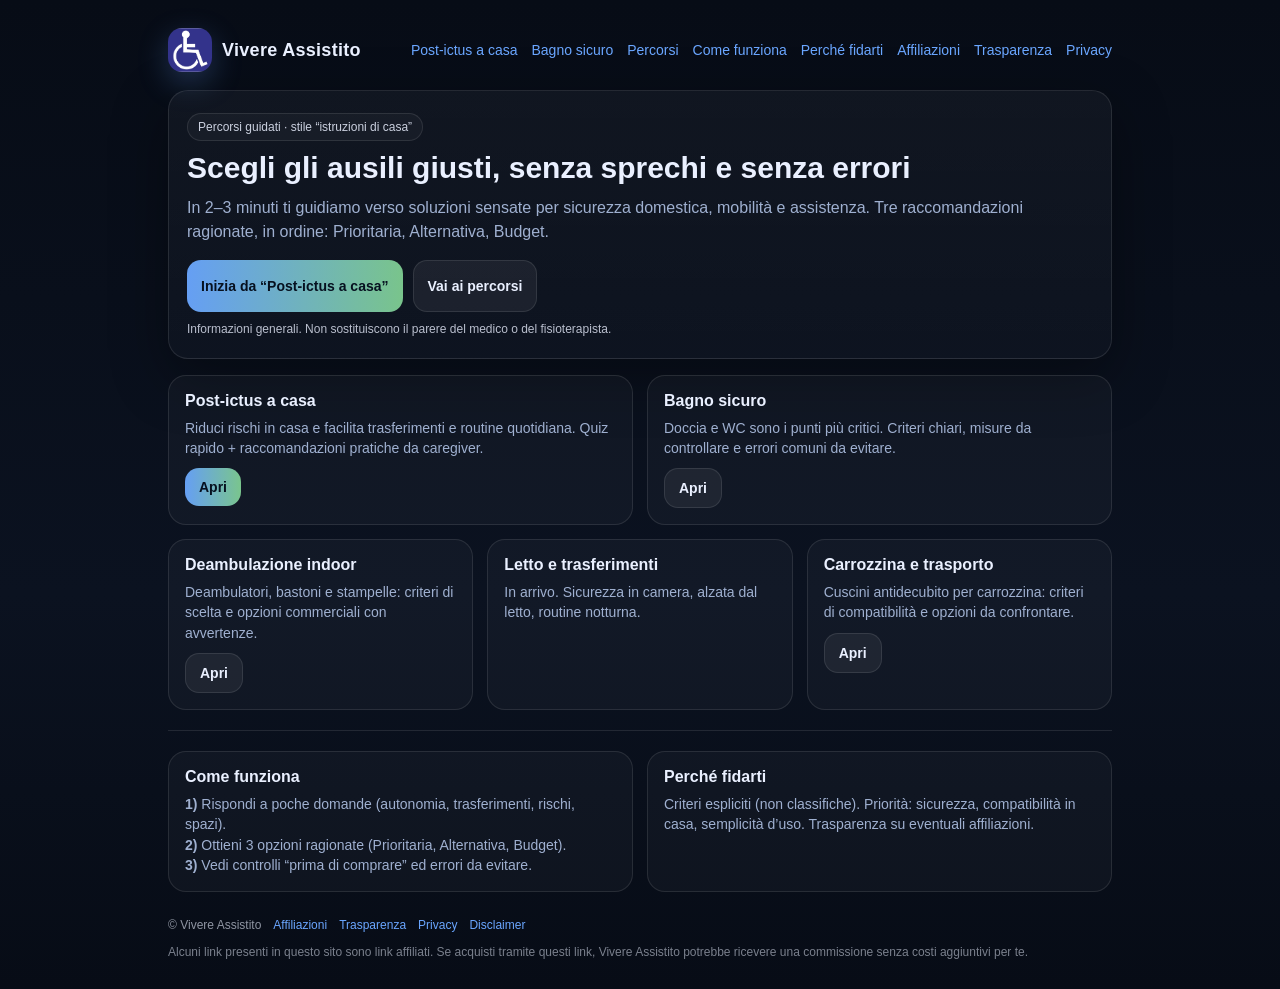
<file: index.html>
<!doctype html>
<html lang="it">
<head>
  <meta charset="utf-8" />
  <meta name="viewport" content="width=device-width, initial-scale=1" />
  <meta name="robots" content="index,follow" />
  <title>Vivere Assistito | Ausili e percorsi guidati per casa e assistenza</title>
  <meta name="description" content="Guida pratica per caregiver e famiglie: percorsi rapidi per scegliere ausili, ridurre rischi in casa e migliorare sicurezza, mobilita e routine." />
  <link rel="icon" href="icon-disabili.jpeg" />
  <link rel="apple-touch-icon" href="icon-disabili.jpeg" />
  <meta name="theme-color" content="#0b1220" />
  <meta property="og:site_name" content="Vivere Assistito" />
  <meta property="og:locale" content="it_IT" />
  <meta property="og:type" content="website" />
  <meta property="og:title" content="Vivere Assistito | Ausili e percorsi guidati per casa e assistenza" />
  <meta property="og:description" content="Guida pratica per caregiver e famiglie: percorsi rapidi per scegliere ausili, ridurre rischi in casa e migliorare sicurezza, mobilita e routine." />
  <meta property="og:url" content="https://example.com/index.html" />
  <meta property="og:image" content="https://example.com/icon-disabili.jpeg" />
  <meta name="twitter:card" content="summary" />
  <meta name="twitter:title" content="Vivere Assistito | Ausili e percorsi guidati per casa e assistenza" />
  <meta name="twitter:description" content="Guida pratica per caregiver e famiglie: percorsi rapidi per scegliere ausili, ridurre rischi in casa e migliorare sicurezza, mobilita e routine." />
  <link rel="stylesheet" href="style.css" />

</head>
<body>
  <div class="container">
    <div class="nav">
      <div class="brand">
        <a class="logo" href="index.html" aria-label="Home"><img src="icon-disabili.jpeg" alt="Simbolo accessibilita" /></a>
        <h1>Vivere Assistito</h1>
      </div>
      <div class="navlinks">
        <a href="post-ictus-a-casa.html">Post-ictus a casa</a>
        <a href="bagno-sicuro.html">Bagno sicuro</a>
        
        <a href="#percorsi">Percorsi</a>
        <a href="#come-funziona">Come funziona</a>
        <a href="#perche-fidarti">Perché fidarti</a>
        <a href="affiliazioni.html">Affiliazioni</a>
        <a href="trasparenza.html">Trasparenza</a>
        <a href="privacy.html">Privacy</a>
      </div>
    </div>

    <section class="hero">
      <div class="badge">Percorsi guidati · stile “istruzioni di casa”</div>
      <h2>Scegli gli ausili giusti, senza sprechi e senza errori</h2>
      <p>In 2–3 minuti ti guidiamo verso soluzioni sensate per sicurezza domestica, mobilità e assistenza. Tre raccomandazioni ragionate, in ordine: Prioritaria, Alternativa, Budget.</p>
      <div class="ctaRow"><a class="btn primary" href="post-ictus-a-casa.html">Inizia da “Post-ictus a casa”</a>
        <a class="btn" href="#percorsi">Vai ai percorsi</a>
      </div>
      <div class="note">Informazioni generali. Non sostituiscono il parere del medico o del fisioterapista.</div>
    </section>

    <div id="percorsi" class="grid">
      <div class="card">
        <h3>Post-ictus a casa</h3>
        <p>Riduci rischi in casa e facilita trasferimenti e routine quotidiana. Quiz rapido + raccomandazioni pratiche da caregiver.</p>
        <div class="ctaRow"><a class="btn primary" href="post-ictus-a-casa.html">Apri</a></div>
      </div>
      <div class="card">
        <h3>Bagno sicuro</h3>
        <p>Doccia e WC sono i punti più critici. Criteri chiari, misure da controllare e errori comuni da evitare.</p>
        <div class="ctaRow"><a class="btn" href="bagno-sicuro.html">Apri</a></div>
      </div>
      <div class="card small">
        <h3>Deambulazione indoor</h3>
        <p>Deambulatori, bastoni e stampelle: criteri di scelta e opzioni commerciali con avvertenze.</p>
        <div class="ctaRow"><a class="btn" href="ausili-mobilita.html#ausili">Apri</a></div>
      </div>
      <div class="card small">
        <h3>Letto e trasferimenti</h3>
        <p>In arrivo. Sicurezza in camera, alzata dal letto, routine notturna.</p>
      </div>
      <div class="card small">
        <h3>Carrozzina e trasporto</h3>
        <p>Cuscini antidecubito per carrozzina: criteri di compatibilità e opzioni da confrontare.</p>
        <div class="ctaRow"><a class="btn" href="ausili-mobilita.html#ausili">Apri</a></div>
      </div>
    </div>

    <hr class="sep" />

    <section id="come-funziona" class="grid">
      <div class="card">
        <h3>Come funziona</h3>
        <p><strong>1)</strong> Rispondi a poche domande (autonomia, trasferimenti, rischi, spazi).<br/>
           <strong>2)</strong> Ottieni 3 opzioni ragionate (Prioritaria, Alternativa, Budget).<br/>
           <strong>3)</strong> Vedi controlli “prima di comprare” ed errori da evitare.</p>
      </div>
      <div id="perche-fidarti" class="card">
        <h3>Perché fidarti</h3>
        <p>Criteri espliciti (non classifiche). Priorità: sicurezza, compatibilità in casa, semplicità d’uso. Trasparenza su eventuali affiliazioni.</p>
      </div>
    </section>

    <div id="accessibilita" class="footer">
      <span>© Vivere Assistito</span>
      <a href="affiliazioni.html">Affiliazioni</a>
      <a href="trasparenza.html">Trasparenza</a>
      <a href="privacy.html">Privacy</a>
      <a href="disclaimer.html">Disclaimer</a>
      <span class="disclosure">Alcuni link presenti in questo sito sono link affiliati. Se acquisti tramite questi link, Vivere Assistito potrebbe ricevere una commissione senza costi aggiuntivi per te.</span>
    </div>
  </div>
</body>
</html>
</file>
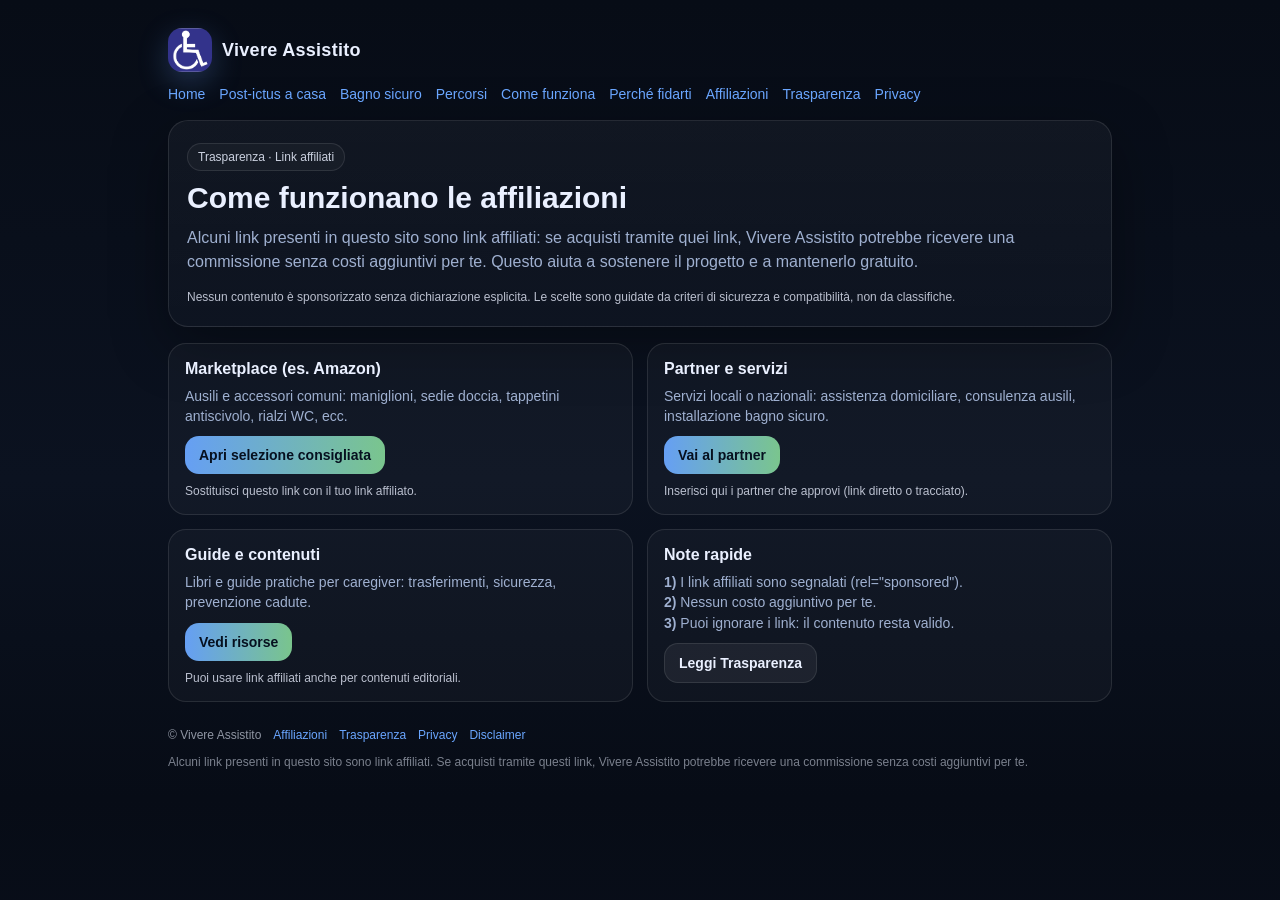
<file: affiliazioni.html>
<!doctype html>
<html lang="it">
<head>
  <meta charset="utf-8" />
  <meta name="viewport" content="width=device-width, initial-scale=1" />
  <meta name="robots" content="index,follow" />
  <title>Affiliazioni | Trasparenza link affiliati - Vivere Assistito</title>
  <meta name="description" content="Trasparenza sulle affiliazioni: alcuni link possono generare una commissione senza costi aggiuntivi. Come funziona e come vengono scelti i consigli." />
  <link rel="icon" href="icon-disabili.jpeg" />
  <link rel="apple-touch-icon" href="icon-disabili.jpeg" />
  <meta name="theme-color" content="#0b1220" />
  <meta property="og:site_name" content="Vivere Assistito" />
  <meta property="og:locale" content="it_IT" />
  <meta property="og:type" content="website" />
  <meta property="og:title" content="Affiliazioni | Trasparenza link affiliati - Vivere Assistito" />
  <meta property="og:description" content="Trasparenza sulle affiliazioni: alcuni link possono generare una commissione senza costi aggiuntivi. Come funziona e come vengono scelti i consigli." />
  <meta property="og:url" content="https://example.com/affiliazioni.html" />
  <meta property="og:image" content="https://example.com/icon-disabili.jpeg" />
  <meta name="twitter:card" content="summary" />
  <meta name="twitter:title" content="Affiliazioni | Trasparenza link affiliati - Vivere Assistito" />
  <meta name="twitter:description" content="Trasparenza sulle affiliazioni: alcuni link possono generare una commissione senza costi aggiuntivi. Come funziona e come vengono scelti i consigli." />
  <link rel="stylesheet" href="style.css" />
</head>
<body>
  <div class="container">
    <div class="nav">
      <div class="brand">
        <a class="logo" href="index.html" aria-label="Home"><img src="icon-disabili.jpeg" alt="Simbolo accessibilita" /></a>
        <h1><a href="index.html" style="color:inherit;text-decoration:none">Vivere Assistito</a></h1>
      </div>
      <div class="navlinks">
        <a href="index.html">Home</a>
        <a href="post-ictus-a-casa.html">Post-ictus a casa</a>
        <a href="bagno-sicuro.html">Bagno sicuro</a>
        <a href="index.html#percorsi">Percorsi</a>
        <a href="index.html#come-funziona">Come funziona</a>
        <a href="index.html#perche-fidarti">Perché fidarti</a>
        <a href="affiliazioni.html">Affiliazioni</a>
        <a href="trasparenza.html">Trasparenza</a>
        <a href="privacy.html">Privacy</a>
      </div>
    </div>

    <section class="hero">
      <div class="badge">Trasparenza · Link affiliati</div>
      <h2>Come funzionano le affiliazioni</h2>
      <p>Alcuni link presenti in questo sito sono link affiliati: se acquisti tramite quei link, Vivere Assistito potrebbe ricevere una commissione senza costi aggiuntivi per te. Questo aiuta a sostenere il progetto e a mantenerlo gratuito.</p>
      <div class="note">Nessun contenuto è sponsorizzato senza dichiarazione esplicita. Le scelte sono guidate da criteri di sicurezza e compatibilità, non da classifiche.</div>
    </section>

    <div class="grid">
      <div class="card">
        <h3>Marketplace (es. Amazon)</h3>
        <p>Ausili e accessori comuni: maniglioni, sedie doccia, tappetini antiscivolo, rialzi WC, ecc.</p>
        <div class="ctaRow">
          <a class="btn primary" href="#in-attivazione" rel="nofollow sponsored">Apri selezione consigliata</a>
        </div>
        <div class="note">Sostituisci questo link con il tuo link affiliato.</div>
      </div>

      <div class="card">
        <h3>Partner e servizi</h3>
        <p>Servizi locali o nazionali: assistenza domiciliare, consulenza ausili, installazione bagno sicuro.</p>
        <div class="ctaRow">
          <a class="btn primary" href="#in-attivazione" rel="nofollow sponsored">Vai al partner</a>
        </div>
        <div class="note">Inserisci qui i partner che approvi (link diretto o tracciato).</div>
      </div>

      <div class="card">
        <h3>Guide e contenuti</h3>
        <p>Libri e guide pratiche per caregiver: trasferimenti, sicurezza, prevenzione cadute.</p>
        <div class="ctaRow">
          <a class="btn primary" href="#in-attivazione" rel="nofollow sponsored">Vedi risorse</a>
        </div>
        <div class="note">Puoi usare link affiliati anche per contenuti editoriali.</div>
      </div>

      <div class="card">
        <h3>Note rapide</h3>
        <p><strong>1)</strong> I link affiliati sono segnalati (rel="sponsored").<br/>
           <strong>2)</strong> Nessun costo aggiuntivo per te.<br/>
           <strong>3)</strong> Puoi ignorare i link: il contenuto resta valido.</p>
        <div class="ctaRow"><a class="btn" href="trasparenza.html">Leggi Trasparenza</a></div>
      </div>
    </div>

    <div id="accessibilita" class="footer">
      <span>© Vivere Assistito</span>
      <a href="affiliazioni.html">Affiliazioni</a>
      <a href="trasparenza.html">Trasparenza</a>
      <a href="privacy.html">Privacy</a>
      <a href="disclaimer.html">Disclaimer</a>
      <span class="disclosure">Alcuni link presenti in questo sito sono link affiliati. Se acquisti tramite questi link, Vivere Assistito potrebbe ricevere una commissione senza costi aggiuntivi per te.</span>
    </div>
  </div>
</body>
</html>
</file>
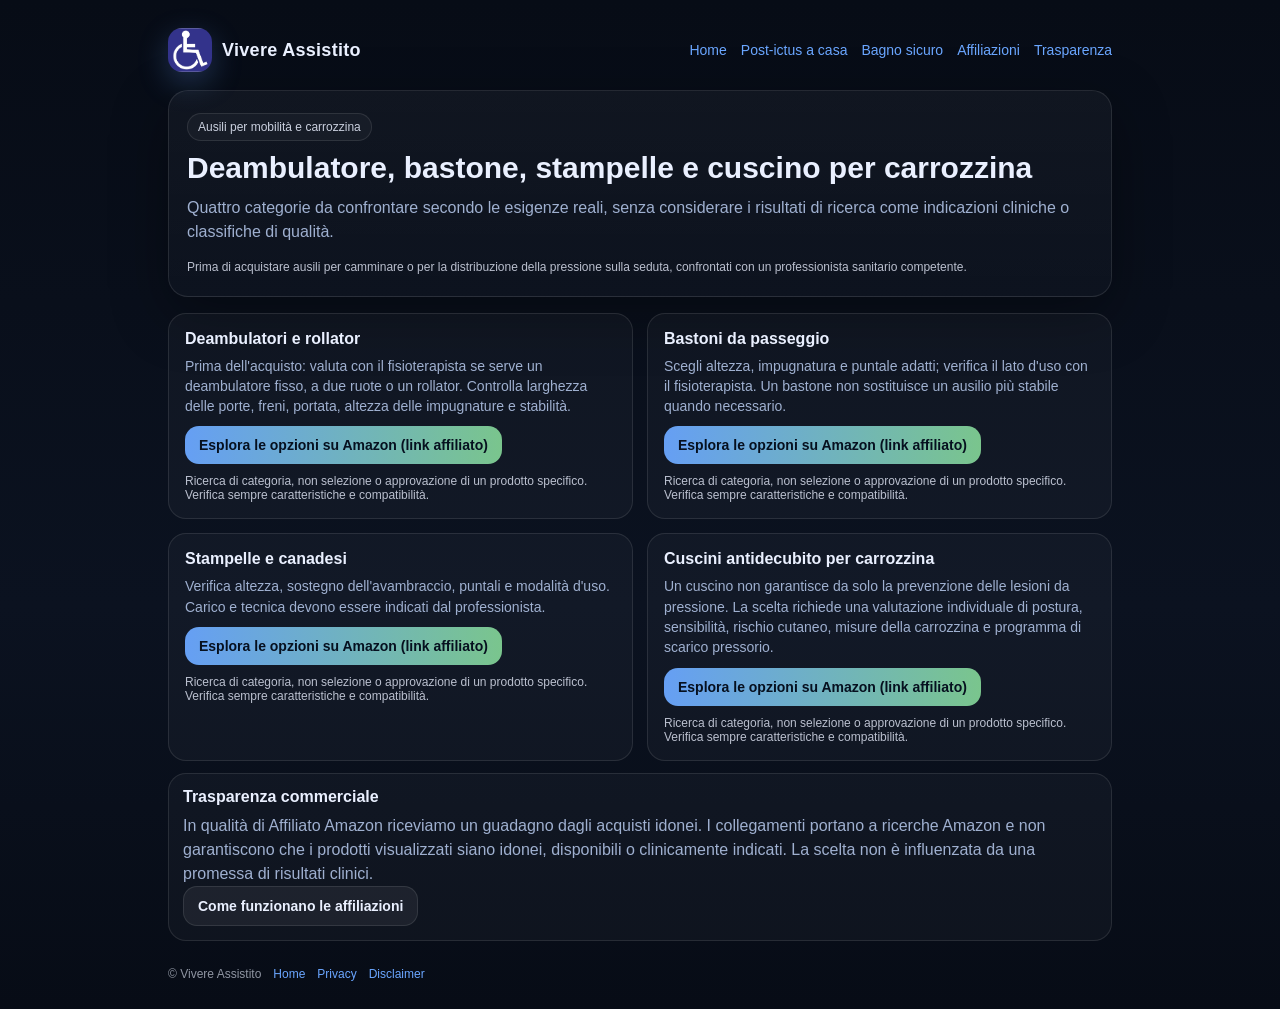
<file: ausili-mobilita.html>
<!doctype html>
<html lang="it"><head><meta charset="utf-8"><meta name="viewport" content="width=device-width,initial-scale=1"><meta name="robots" content="index,follow"><title>Ausili mobilità e carrozzina | Vivere Assistito</title><meta name="description" content="Guida a deambulatori, bastoni, stampelle e cuscini per carrozzina con criteri di scelta e link affiliati dichiarati."><link rel="icon" href="icon-disabili.jpeg"><link rel="stylesheet" href="style.css"></head>
<body><div class="container"><div class="nav"><div class="brand"><a class="logo" href="index.html"><img src="icon-disabili.jpeg" alt="Simbolo accessibilità"></a><h1><a href="index.html" style="color:inherit;text-decoration:none">Vivere Assistito</a></h1></div><div class="navlinks"><a href="index.html">Home</a><a href="post-ictus-a-casa.html">Post-ictus a casa</a><a href="bagno-sicuro.html">Bagno sicuro</a><a href="affiliazioni.html">Affiliazioni</a><a href="trasparenza.html">Trasparenza</a></div></div>
<section class="hero"><div class="badge">Ausili per mobilità e carrozzina</div><h2>Deambulatore, bastone, stampelle e cuscino per carrozzina</h2><p>Quattro categorie da confrontare secondo le esigenze reali, senza considerare i risultati di ricerca come indicazioni cliniche o classifiche di qualità.</p><div class="note">Prima di acquistare ausili per camminare o per la distribuzione della pressione sulla seduta, confrontati con un professionista sanitario competente.</div></section><section id="ausili" class="grid">
      <div class="card">
        <h3>Deambulatori e rollator</h3>
        <p>Prima dell'acquisto: valuta con il fisioterapista se serve un deambulatore fisso, a due ruote o un rollator. Controlla larghezza delle porte, freni, portata, altezza delle impugnature e stabilità.</p>
        <div class="ctaRow"><a class="btn primary" href="https://www.amazon.it/s?k=deambulatore+anziani+pieghevole+regolabile&amp;tag=vivereassis00-21" target="_blank" rel="nofollow sponsored noopener">Esplora le opzioni su Amazon (link affiliato)</a></div>
        <div class="note">Ricerca di categoria, non selezione o approvazione di un prodotto specifico. Verifica sempre caratteristiche e compatibilità.</div>
      </div>
      <div class="card">
        <h3>Bastoni da passeggio</h3>
        <p>Scegli altezza, impugnatura e puntale adatti; verifica il lato d'uso con il fisioterapista. Un bastone non sostituisce un ausilio più stabile quando necessario.</p>
        <div class="ctaRow"><a class="btn primary" href="https://www.amazon.it/s?k=bastone+da+passeggio+ortopedico+regolabile+antiscivolo&amp;tag=vivereassis00-21" target="_blank" rel="nofollow sponsored noopener">Esplora le opzioni su Amazon (link affiliato)</a></div>
        <div class="note">Ricerca di categoria, non selezione o approvazione di un prodotto specifico. Verifica sempre caratteristiche e compatibilità.</div>
      </div>
      <div class="card">
        <h3>Stampelle e canadesi</h3>
        <p>Verifica altezza, sostegno dell'avambraccio, puntali e modalità d'uso. Carico e tecnica devono essere indicati dal professionista.</p>
        <div class="ctaRow"><a class="btn primary" href="https://www.amazon.it/s?k=stampelle+canadesi+regolabili+adulti&amp;tag=vivereassis00-21" target="_blank" rel="nofollow sponsored noopener">Esplora le opzioni su Amazon (link affiliato)</a></div>
        <div class="note">Ricerca di categoria, non selezione o approvazione di un prodotto specifico. Verifica sempre caratteristiche e compatibilità.</div>
      </div>
      <div class="card">
        <h3>Cuscini antidecubito per carrozzina</h3>
        <p>Un cuscino non garantisce da solo la prevenzione delle lesioni da pressione. La scelta richiede una valutazione individuale di postura, sensibilità, rischio cutaneo, misure della carrozzina e programma di scarico pressorio.</p>
        <div class="ctaRow"><a class="btn primary" href="https://www.amazon.it/s?k=cuscino+antidecubito+carrozzina+pressione&amp;tag=vivereassis00-21" target="_blank" rel="nofollow sponsored noopener">Esplora le opzioni su Amazon (link affiliato)</a></div>
        <div class="note">Ricerca di categoria, non selezione o approvazione di un prodotto specifico. Verifica sempre caratteristiche e compatibilità.</div>
      </div>
</section><div class="block"><h3>Trasparenza commerciale</h3><p>In qualità di Affiliato Amazon riceviamo un guadagno dagli acquisti idonei. I collegamenti portano a ricerche Amazon e non garantiscono che i prodotti visualizzati siano idonei, disponibili o clinicamente indicati. La scelta non è influenzata da una promessa di risultati clinici.</p><a class="btn" href="affiliazioni.html">Come funzionano le affiliazioni</a></div>
<div class="footer"><span>© Vivere Assistito</span><a href="index.html">Home</a><a href="privacy.html">Privacy</a><a href="disclaimer.html">Disclaimer</a></div></div></body></html>
</file>
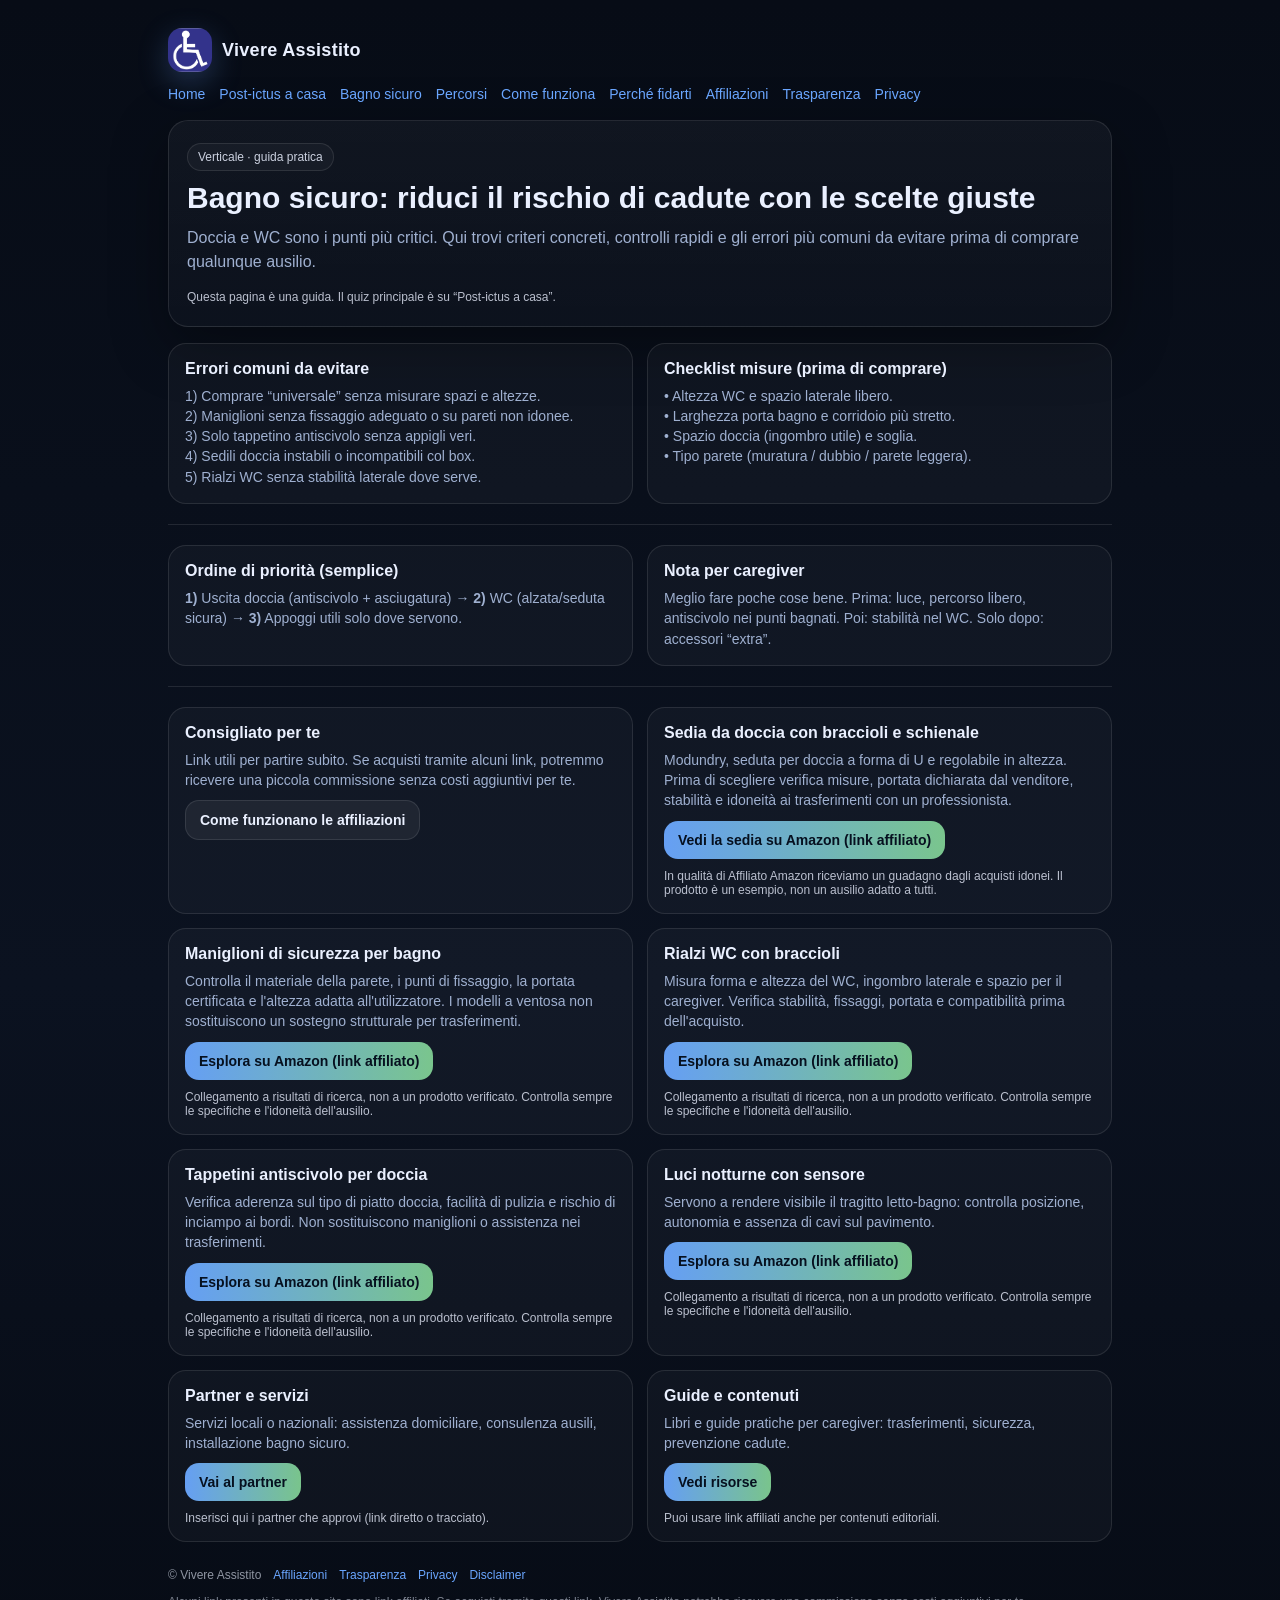
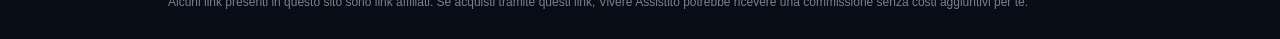
<file: bagno-sicuro.html>
<!doctype html>
<html lang="it">
<head>
  <meta charset="utf-8" />
  <meta name="viewport" content="width=device-width, initial-scale=1" />
  <meta name="robots" content="index,follow" />
  <title>Bagno sicuro | Doccia e WC: criteri e ausili - Vivere Assistito</title>
  <meta name="description" content="Criteri pratici per ridurre rischio cadute in doccia e WC: misure da controllare, errori comuni da evitare e scelte guidate di ausili." />
  <link rel="icon" href="icon-disabili.jpeg" />
  <link rel="apple-touch-icon" href="icon-disabili.jpeg" />
  <meta name="theme-color" content="#0b1220" />
  <meta property="og:site_name" content="Vivere Assistito" />
  <meta property="og:locale" content="it_IT" />
  <meta property="og:type" content="website" />
  <meta property="og:title" content="Bagno sicuro | Doccia e WC: criteri e ausili - Vivere Assistito" />
  <meta property="og:description" content="Criteri pratici per ridurre rischio cadute in doccia e WC: misure da controllare, errori comuni da evitare e scelte guidate di ausili." />
  <meta property="og:url" content="https://example.com/bagno-sicuro.html" />
  <meta property="og:image" content="https://example.com/icon-disabili.jpeg" />
  <meta name="twitter:card" content="summary" />
  <meta name="twitter:title" content="Bagno sicuro | Doccia e WC: criteri e ausili - Vivere Assistito" />
  <meta name="twitter:description" content="Criteri pratici per ridurre rischio cadute in doccia e WC: misure da controllare, errori comuni da evitare e scelte guidate di ausili." />
  <link rel="stylesheet" href="style.css" />

</head>
<body>
  <div class="container">
    <div class="nav">
      <div class="brand">
        <a class="logo" href="index.html" aria-label="Home"><img src="icon-disabili.jpeg" alt="Simbolo accessibilita" /></a>
        <h1><a href="index.html" style="color:inherit;text-decoration:none">Vivere Assistito</a></h1>
      </div>
            <div class="navlinks">
        <a href="index.html">Home</a>
        <a href="post-ictus-a-casa.html">Post-ictus a casa</a>
        <a href="bagno-sicuro.html">Bagno sicuro</a>
        <a href="index.html#percorsi">Percorsi</a>
        <a href="index.html#come-funziona">Come funziona</a>
                <a href="index.html#perche-fidarti">Perché fidarti</a>
<a href="affiliazioni.html">Affiliazioni</a>
        <a href="trasparenza.html">Trasparenza</a>
        <a href="privacy.html">Privacy</a>
      </div>
    </div>

    <section class="hero">
      <div class="badge">Verticale · guida pratica</div>
      <h2>Bagno sicuro: riduci il rischio di cadute con le scelte giuste</h2>
      <p>Doccia e WC sono i punti più critici. Qui trovi criteri concreti, controlli rapidi e gli errori più comuni da evitare prima di comprare qualunque ausilio.</p>
      <div class="note">Questa pagina è una guida. Il quiz principale è su “Post-ictus a casa”.</div>
    </section>

    <div class="grid">
      <div class="card">
        <h3>Errori comuni da evitare</h3>
        <p>1) Comprare “universale” senza misurare spazi e altezze.<br/>
           2) Maniglioni senza fissaggio adeguato o su pareti non idonee.<br/>
           3) Solo tappetino antiscivolo senza appigli veri.<br/>
           4) Sedili doccia instabili o incompatibili col box.<br/>
           5) Rialzi WC senza stabilità laterale dove serve.</p>
      </div>
      <div class="card">
        <h3>Checklist misure (prima di comprare)</h3>
        <p>• Altezza WC e spazio laterale libero.<br/>
           • Larghezza porta bagno e corridoio più stretto.<br/>
           • Spazio doccia (ingombro utile) e soglia.<br/>
           • Tipo parete (muratura / dubbio / parete leggera).</p>
      </div>
    </div>

    <hr class="sep" />

    <div class="grid">
      <div class="card">
        <h3>Ordine di priorità (semplice)</h3>
        <p><strong>1)</strong> Uscita doccia (antiscivolo + asciugatura) → <strong>2)</strong> WC (alzata/seduta sicura) → <strong>3)</strong> Appoggi utili solo dove servono.</p>
      </div>
      <div class="card">
        <h3>Nota per caregiver</h3>
        <p>Meglio fare poche cose bene. Prima: luce, percorso libero, antiscivolo nei punti bagnati. Poi: stabilità nel WC. Solo dopo: accessori “extra”.</p>
      </div>
    </div>

    <hr class="sep" />

    <section id="consigliati" class="grid">
      <div class="card">
        <h3>Consigliato per te</h3>
        <p>Link utili per partire subito. Se acquisti tramite alcuni link, potremmo ricevere una piccola commissione senza costi aggiuntivi per te.</p>
        <div class="ctaRow"><a class="btn" href="affiliazioni.html">Come funzionano le affiliazioni</a></div>
      </div>

      <div class="card">
        <h3>Sedia da doccia con braccioli e schienale</h3>
        <p>Modundry, seduta per doccia a forma di U e regolabile in altezza. Prima di scegliere verifica misure, portata dichiarata dal venditore, stabilità e idoneità ai trasferimenti con un professionista.</p>
        <div class="ctaRow">
          <a class="btn primary" href="https://www.amazon.it/dp/B0FY4YS9CM/ref=nosim?tag=vivereassis00-21" target="_blank" rel="nofollow sponsored noopener">Vedi la sedia su Amazon (link affiliato)</a>
        </div>
        <div class="note">In qualità di Affiliato Amazon riceviamo un guadagno dagli acquisti idonei. Il prodotto è un esempio, non un ausilio adatto a tutti.</div>
      </div>

      <div class="card">
        <h3>Maniglioni di sicurezza per bagno</h3>
        <p>Controlla il materiale della parete, i punti di fissaggio, la portata certificata e l'altezza adatta all'utilizzatore. I modelli a ventosa non sostituiscono un sostegno strutturale per trasferimenti.</p>
        <div class="ctaRow"><a class="btn primary" href="https://www.amazon.it/s?k=maniglioni+bagno+disabili+fissaggio+parete&amp;tag=vivereassis00-21" target="_blank" rel="nofollow sponsored noopener">Esplora su Amazon (link affiliato)</a></div>
        <div class="note">Collegamento a risultati di ricerca, non a un prodotto verificato. Controlla sempre le specifiche e l'idoneità dell'ausilio.</div>
      </div>

      <div class="card">
        <h3>Rialzi WC con braccioli</h3>
        <p>Misura forma e altezza del WC, ingombro laterale e spazio per il caregiver. Verifica stabilità, fissaggi, portata e compatibilità prima dell'acquisto.</p>
        <div class="ctaRow"><a class="btn primary" href="https://www.amazon.it/s?k=rialzo+wc+con+braccioli+anziani&amp;tag=vivereassis00-21" target="_blank" rel="nofollow sponsored noopener">Esplora su Amazon (link affiliato)</a></div>
        <div class="note">Collegamento a risultati di ricerca, non a un prodotto verificato. Controlla sempre le specifiche e l'idoneità dell'ausilio.</div>
      </div>

      <div class="card">
        <h3>Tappetini antiscivolo per doccia</h3>
        <p>Verifica aderenza sul tipo di piatto doccia, facilità di pulizia e rischio di inciampo ai bordi. Non sostituiscono maniglioni o assistenza nei trasferimenti.</p>
        <div class="ctaRow"><a class="btn primary" href="https://www.amazon.it/s?k=tappetino+antiscivolo+doccia+anziani&amp;tag=vivereassis00-21" target="_blank" rel="nofollow sponsored noopener">Esplora su Amazon (link affiliato)</a></div>
        <div class="note">Collegamento a risultati di ricerca, non a un prodotto verificato. Controlla sempre le specifiche e l'idoneità dell'ausilio.</div>
      </div>

      <div class="card">
        <h3>Luci notturne con sensore</h3>
        <p>Servono a rendere visibile il tragitto letto-bagno: controlla posizione, autonomia e assenza di cavi sul pavimento.</p>
        <div class="ctaRow"><a class="btn primary" href="https://www.amazon.it/s?k=luce+notturna+sensore+movimento+corridoio+bagno&amp;tag=vivereassis00-21" target="_blank" rel="nofollow sponsored noopener">Esplora su Amazon (link affiliato)</a></div>
        <div class="note">Collegamento a risultati di ricerca, non a un prodotto verificato. Controlla sempre le specifiche e l'idoneità dell'ausilio.</div>
      </div>

      <div class="card">
        <h3>Partner e servizi</h3>
        <p>Servizi locali o nazionali: assistenza domiciliare, consulenza ausili, installazione bagno sicuro.</p>
        <div class="ctaRow">
          <a class="btn primary" href="affiliazioni.html#in-attivazione" data-affkey="bagno_partner" rel="nofollow sponsored">Vai al partner</a>
        </div>
        <div class="note">Inserisci qui i partner che approvi (link diretto o tracciato).</div>
      </div>

      <div class="card">
        <h3>Guide e contenuti</h3>
        <p>Libri e guide pratiche per caregiver: trasferimenti, sicurezza, prevenzione cadute.</p>
        <div class="ctaRow">
          <a class="btn primary" href="affiliazioni.html#in-attivazione" data-affkey="bagno_guide" rel="nofollow sponsored">Vedi risorse</a>
        </div>
        <div class="note">Puoi usare link affiliati anche per contenuti editoriali.</div>
      </div>
    </section>
      <div id="accessibilita" class="footer">
    <span>© Vivere Assistito</span>
      <a href="affiliazioni.html">Affiliazioni</a>
      <a href="trasparenza.html">Trasparenza</a>
      <a href="privacy.html">Privacy</a>
      <a href="disclaimer.html">Disclaimer</a>
      <span class="disclosure">Alcuni link presenti in questo sito sono link affiliati. Se acquisti tramite questi link, Vivere Assistito potrebbe ricevere una commissione senza costi aggiuntivi per te.</span>
    </div>
  </div>
</body>
</html>
</file>
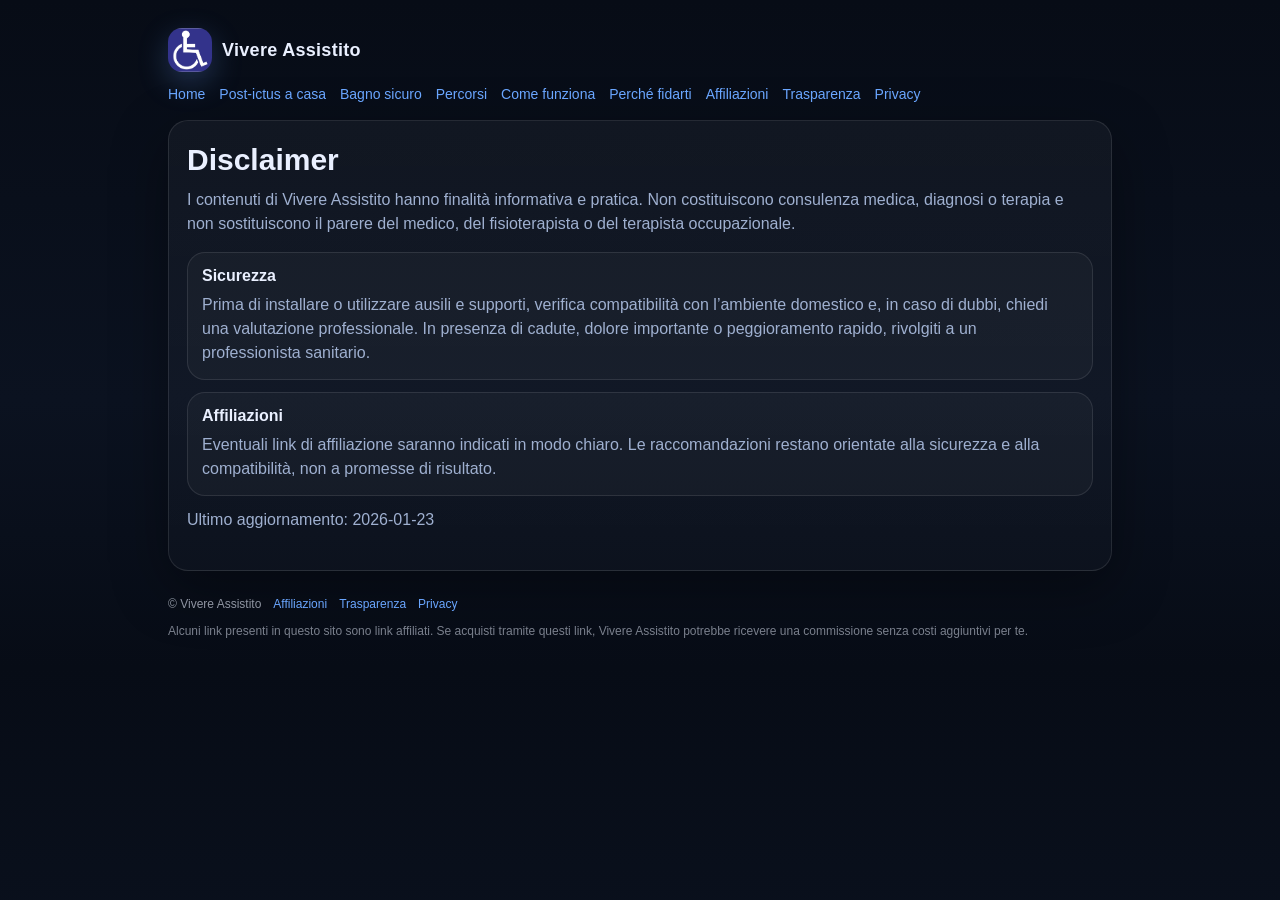
<file: disclaimer.html>
<!doctype html>
<html lang="it">
<head>
  <meta charset="utf-8" />
  <meta name="viewport" content="width=device-width, initial-scale=1" />
  <meta name="robots" content="index,follow" />
  <title>Disclaimer medico | Vivere Assistito</title>
    <meta name="description" content="Informazioni generali: i contenuti non sostituiscono medico, fisioterapista o terapista occupazionale. Indicazioni e limiti." />
  <link rel="icon" href="icon-disabili.jpeg" />
  <link rel="apple-touch-icon" href="icon-disabili.jpeg" />
  <meta name="theme-color" content="#0b1220" />
  <meta property="og:site_name" content="Vivere Assistito" />
  <meta property="og:locale" content="it_IT" />
  <meta property="og:type" content="website" />
  <meta property="og:title" content="Disclaimer medico | Vivere Assistito" />
  <meta property="og:description" content="Informazioni generali: i contenuti non sostituiscono medico, fisioterapista o terapista occupazionale. Indicazioni e limiti." />
  <meta property="og:url" content="https://example.com/disclaimer.html" />
  <meta property="og:image" content="https://example.com/icon-disabili.jpeg" />
  <meta name="twitter:card" content="summary" />
  <meta name="twitter:title" content="Disclaimer medico | Vivere Assistito" />
  <meta name="twitter:description" content="Informazioni generali: i contenuti non sostituiscono medico, fisioterapista o terapista occupazionale. Indicazioni e limiti." />
<link rel="stylesheet" href="style.css" />

</head>
<body>
  <div class="container">
    <div class="nav">
      <div class="brand">
        <a class="logo" href="index.html" aria-label="Home"><img src="icon-disabili.jpeg" alt="Simbolo accessibilita" /></a>
        <h1><a href="index.html" style="color:inherit;text-decoration:none">Vivere Assistito</a></h1>
      </div>
            <div class="navlinks">
        <a href="index.html">Home</a>
        <a href="post-ictus-a-casa.html">Post-ictus a casa</a>
        <a href="bagno-sicuro.html">Bagno sicuro</a>
        <a href="index.html#percorsi">Percorsi</a>
        <a href="index.html#come-funziona">Come funziona</a>
                <a href="index.html#perche-fidarti">Perché fidarti</a>
<a href="affiliazioni.html">Affiliazioni</a>
        <a href="trasparenza.html">Trasparenza</a>
        <a href="privacy.html">Privacy</a>
      </div>
    </div>

    <section class="hero">
      <h2>Disclaimer</h2>
      <p>I contenuti di Vivere Assistito hanno finalità informativa e pratica. Non costituiscono consulenza medica, diagnosi o terapia e non sostituiscono il parere del medico, del fisioterapista o del terapista occupazionale.</p>
      <div class="block">
        <h3>Sicurezza</h3>
        <p>Prima di installare o utilizzare ausili e supporti, verifica compatibilità con l’ambiente domestico e, in caso di dubbi, chiedi una valutazione professionale. In presenza di cadute, dolore importante o peggioramento rapido, rivolgiti a un professionista sanitario.</p>
      </div>
      <div class="block">
        <h3>Affiliazioni</h3>
        <p>Eventuali link di affiliazione saranno indicati in modo chiaro. Le raccomandazioni restano orientate alla sicurezza e alla compatibilità, non a promesse di risultato.</p>
      </div>
      <p class="note">Ultimo aggiornamento: 2026-01-23</p>
    </section>

    <div id="accessibilita" class="footer">
      <span>© Vivere Assistito</span>
      <a href="affiliazioni.html">Affiliazioni</a>
      <a href="trasparenza.html">Trasparenza</a>
      <a href="privacy.html">Privacy</a>
      <span class="disclosure">Alcuni link presenti in questo sito sono link affiliati. Se acquisti tramite questi link, Vivere Assistito potrebbe ricevere una commissione senza costi aggiuntivi per te.</span>
    </div>
  </div>
</body>
</html>
</file>
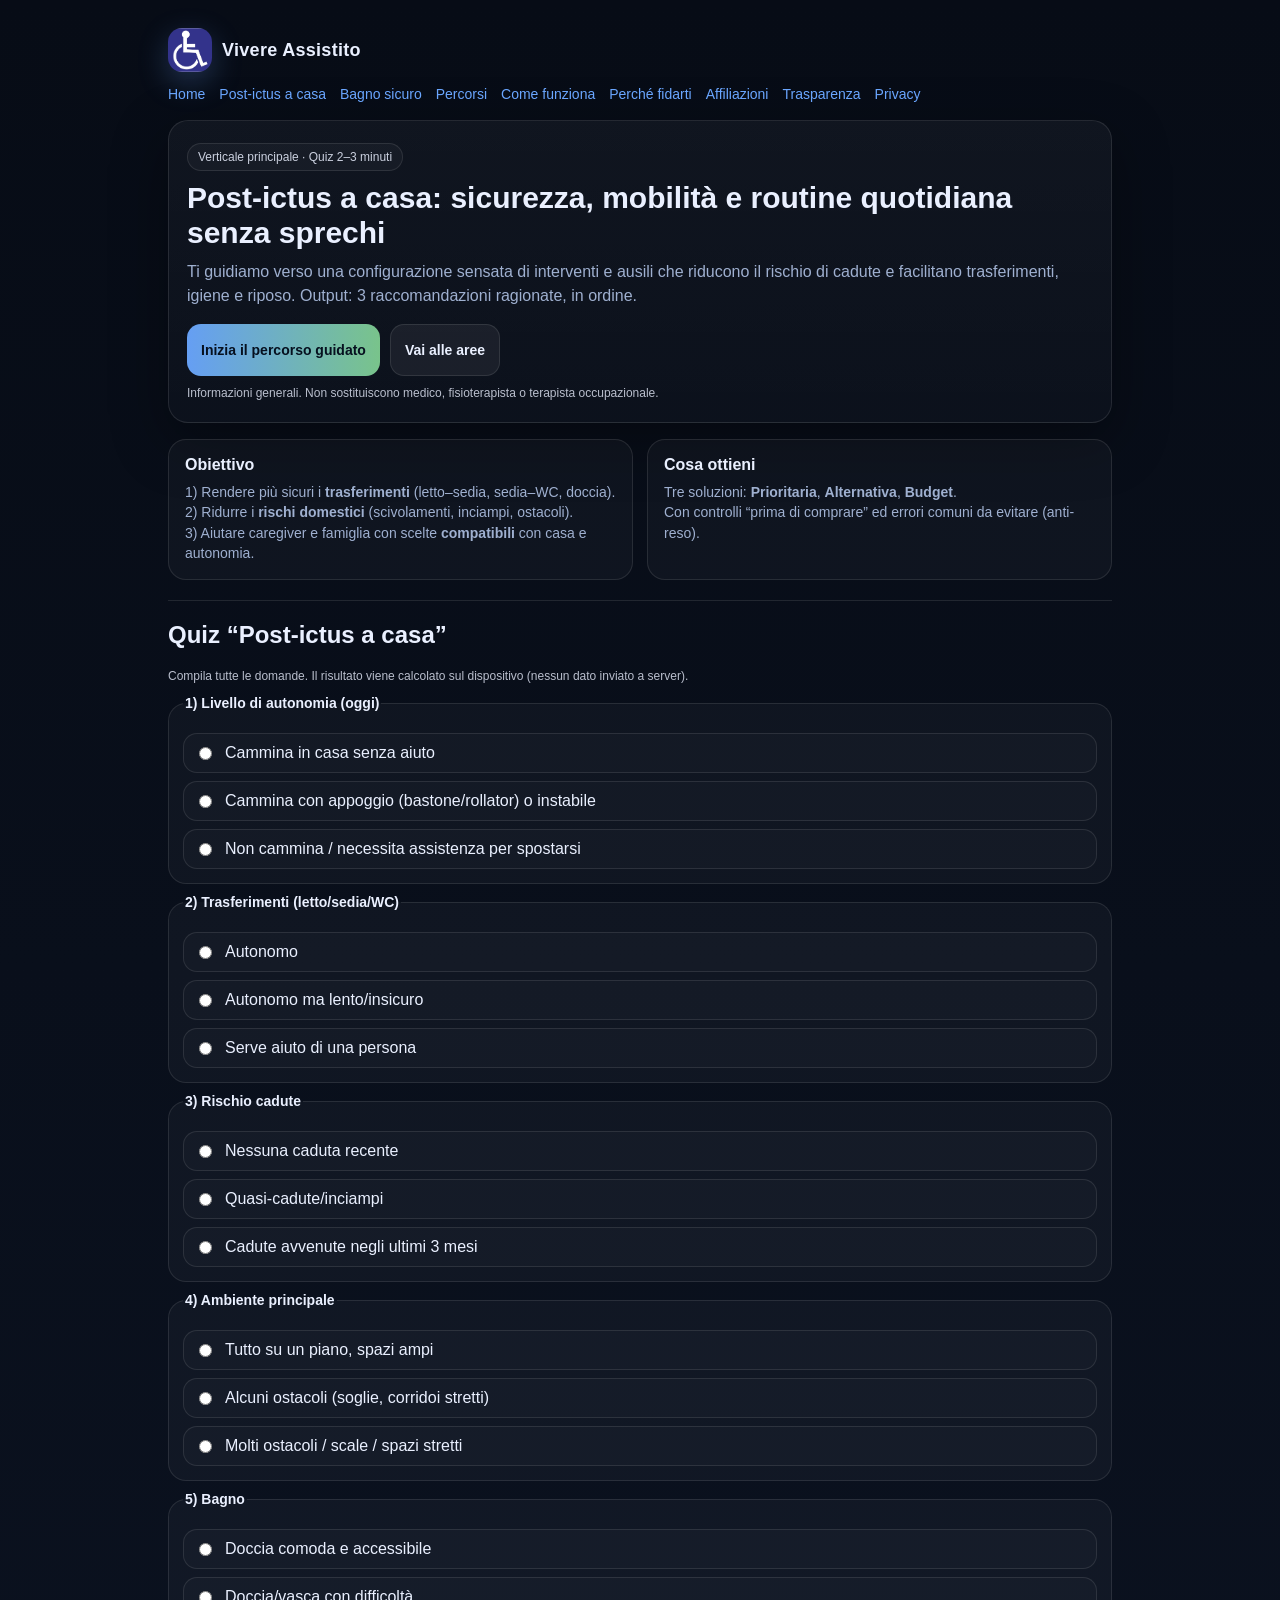
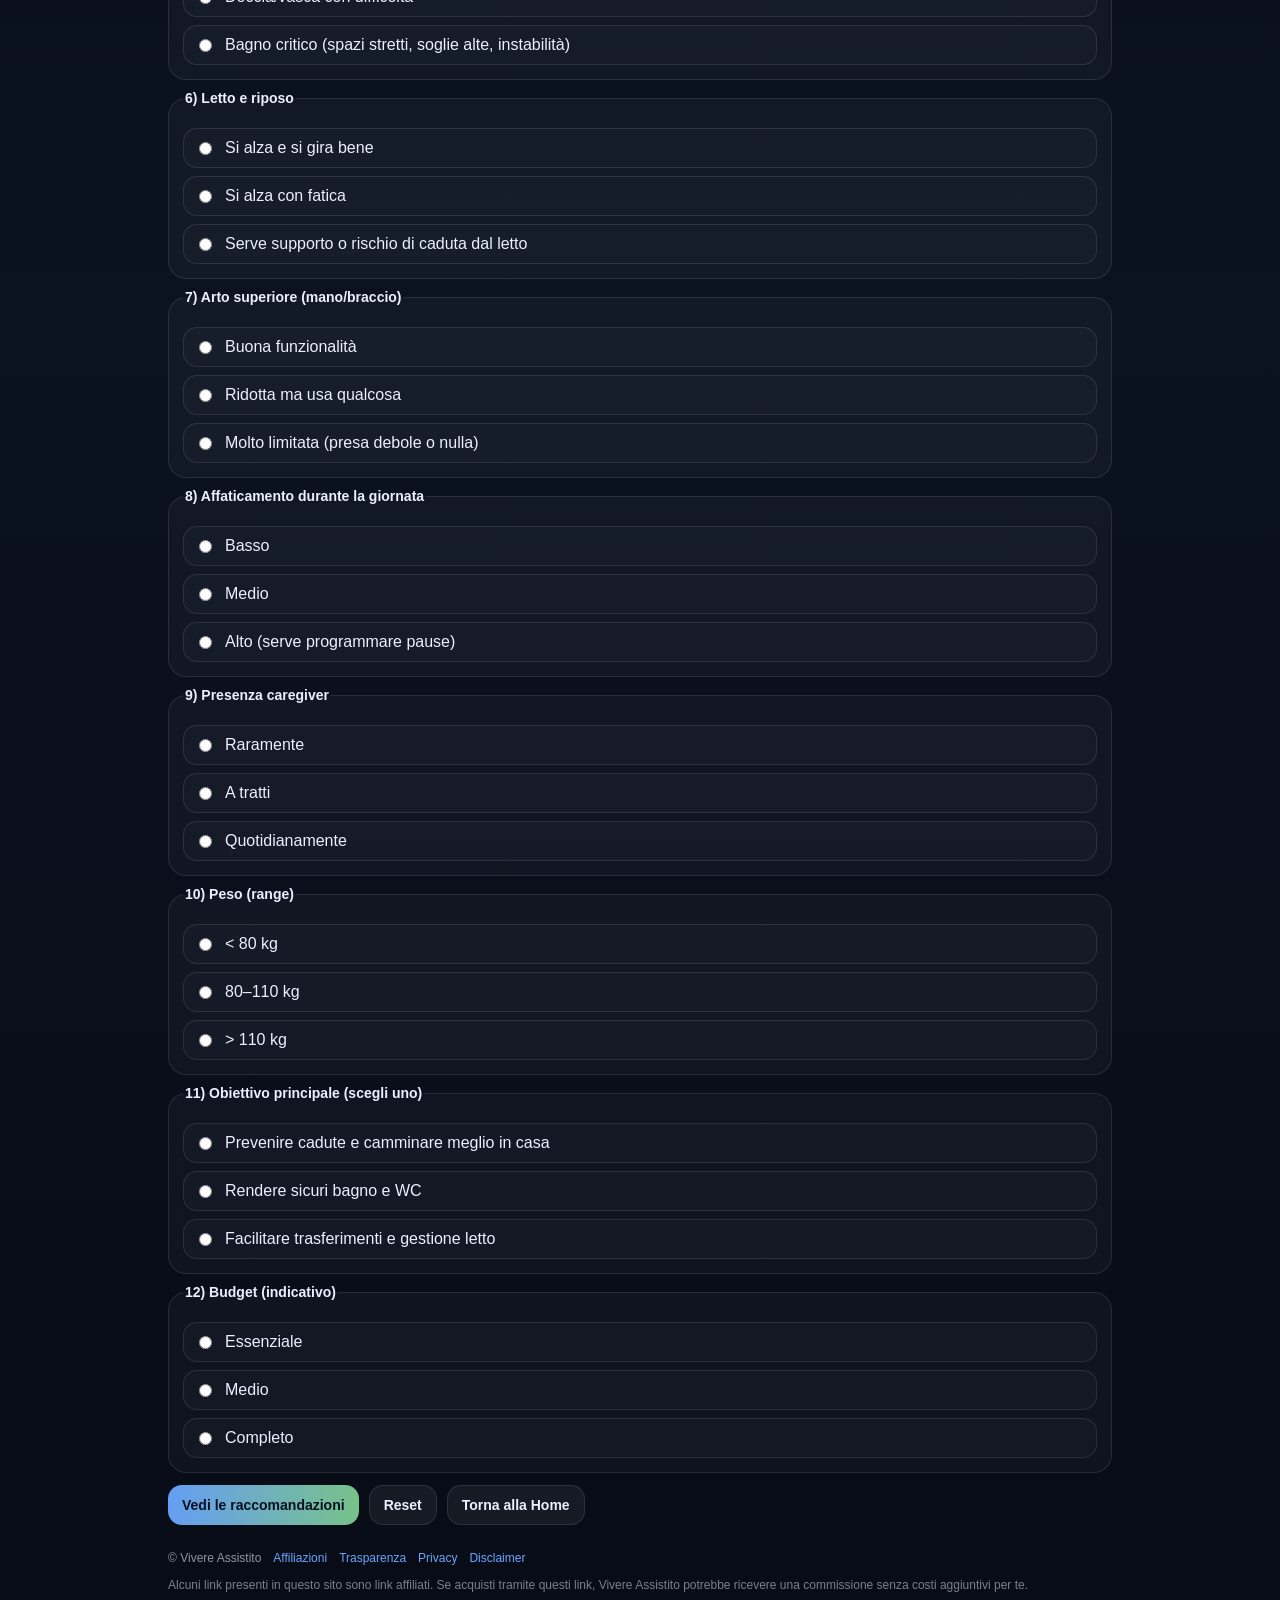
<file: post-ictus-a-casa.html>
<!doctype html>
<html lang="it">
<head>
  <meta charset="utf-8" />
  <meta name="viewport" content="width=device-width, initial-scale=1" />
  <meta name="robots" content="index,follow" />
  <title>Post-ictus a casa | Percorso guidato - Vivere Assistito</title>
  <meta name="description" content="Percorso guidato post-ictus a casa: sicurezza, mobilita e routine quotidiana. Output in 2-3 minuti con tre raccomandazioni (Prioritaria, Alternativa, Budget)." />
  <link rel="icon" href="icon-disabili.jpeg" />
  <link rel="apple-touch-icon" href="icon-disabili.jpeg" />
  <meta name="theme-color" content="#0b1220" />
  <meta property="og:site_name" content="Vivere Assistito" />
  <meta property="og:locale" content="it_IT" />
  <meta property="og:type" content="website" />
  <meta property="og:title" content="Post-ictus a casa | Percorso guidato - Vivere Assistito" />
  <meta property="og:description" content="Percorso guidato post-ictus a casa: sicurezza, mobilita e routine quotidiana. Output in 2-3 minuti con tre raccomandazioni (Prioritaria, Alternativa, Budget)." />
  <meta property="og:url" content="https://example.com/post-ictus-a-casa.html" />
  <meta property="og:image" content="https://example.com/icon-disabili.jpeg" />
  <meta name="twitter:card" content="summary" />
  <meta name="twitter:title" content="Post-ictus a casa | Percorso guidato - Vivere Assistito" />
  <meta name="twitter:description" content="Percorso guidato post-ictus a casa: sicurezza, mobilita e routine quotidiana. Output in 2-3 minuti con tre raccomandazioni (Prioritaria, Alternativa, Budget)." />
  <link rel="stylesheet" href="style.css" />

</head>
<body>
  <div class="container">
    <div class="nav">
      <div class="brand">
        <a class="logo" href="index.html" aria-label="Home"><img src="icon-disabili.jpeg" alt="Simbolo accessibilita" /></a>
        <h1><a href="index.html" style="color:inherit;text-decoration:none">Vivere Assistito</a></h1>
      </div>
            <div class="navlinks">
        <a href="index.html">Home</a>
        <a href="post-ictus-a-casa.html">Post-ictus a casa</a>
        <a href="bagno-sicuro.html">Bagno sicuro</a>
        <a href="index.html#percorsi">Percorsi</a>
        <a href="index.html#come-funziona">Come funziona</a>
                <a href="index.html#perche-fidarti">Perché fidarti</a>
<a href="affiliazioni.html">Affiliazioni</a>
        <a href="trasparenza.html">Trasparenza</a>
        <a href="privacy.html">Privacy</a>
      </div>
    </div>

    <section class="hero">
      <div class="badge">Verticale principale · Quiz 2–3 minuti</div>
      <h2>Post-ictus a casa: sicurezza, mobilità e routine quotidiana senza sprechi</h2>
      <p>Ti guidiamo verso una configurazione sensata di interventi e ausili che riducono il rischio di cadute e facilitano trasferimenti, igiene e riposo. Output: 3 raccomandazioni ragionate, in ordine.</p>
      <div class="ctaRow">
        <a class="btn primary" id="startBtn" href="#quiz">Inizia il percorso guidato</a>
        <a class="btn" href="#aree">Vai alle aree</a>
      </div>
      <div class="note">Informazioni generali. Non sostituiscono medico, fisioterapista o terapista occupazionale.</div>
    </section>

    <div id="aree" class="grid">
      <div class="card">
        <h3>Obiettivo</h3>
        <p>1) Rendere più sicuri i <strong>trasferimenti</strong> (letto–sedia, sedia–WC, doccia).<br/>
           2) Ridurre i <strong>rischi domestici</strong> (scivolamenti, inciampi, ostacoli).<br/>
           3) Aiutare caregiver e famiglia con scelte <strong>compatibili</strong> con casa e autonomia.</p>
      </div>
      <div class="card">
        <h3>Cosa ottieni</h3>
        <p>Tre soluzioni: <strong>Prioritaria</strong>, <strong>Alternativa</strong>, <strong>Budget</strong>.<br/>
           Con controlli “prima di comprare” ed errori comuni da evitare (anti-reso).</p>
      </div>
    </div>

    <hr class="sep" />

    <form id="quizForm" class="form">
      <h2 id="quiz">Quiz “Post-ictus a casa”</h2>
      <p class="note">Compila tutte le domande. Il risultato viene calcolato sul dispositivo (nessun dato inviato a server).</p>
      <div id="alert" class="alert"></div>

      <fieldset class="q" data-q="q1">
        <legend>1) Livello di autonomia (oggi)</legend>
        <div class="opts">
          <label class="opt"><input type="radio" name="q1" value="A"/> Cammina in casa senza aiuto</label>
          <label class="opt"><input type="radio" name="q1" value="B"/> Cammina con appoggio (bastone/rollator) o instabile</label>
          <label class="opt"><input type="radio" name="q1" value="C"/> Non cammina / necessita assistenza per spostarsi</label>
        </div>
      </fieldset>

      <fieldset class="q" data-q="q2">
        <legend>2) Trasferimenti (letto/sedia/WC)</legend>
        <div class="opts">
          <label class="opt"><input type="radio" name="q2" value="A"/> Autonomo</label>
          <label class="opt"><input type="radio" name="q2" value="B"/> Autonomo ma lento/insicuro</label>
          <label class="opt"><input type="radio" name="q2" value="C"/> Serve aiuto di una persona</label>
        </div>
      </fieldset>

      <fieldset class="q" data-q="q3">
        <legend>3) Rischio cadute</legend>
        <div class="opts">
          <label class="opt"><input type="radio" name="q3" value="A"/> Nessuna caduta recente</label>
          <label class="opt"><input type="radio" name="q3" value="B"/> Quasi-cadute/inciampi</label>
          <label class="opt"><input type="radio" name="q3" value="C"/> Cadute avvenute negli ultimi 3 mesi</label>
        </div>
      </fieldset>

      <fieldset class="q" data-q="q4">
        <legend>4) Ambiente principale</legend>
        <div class="opts">
          <label class="opt"><input type="radio" name="q4" value="A"/> Tutto su un piano, spazi ampi</label>
          <label class="opt"><input type="radio" name="q4" value="B"/> Alcuni ostacoli (soglie, corridoi stretti)</label>
          <label class="opt"><input type="radio" name="q4" value="C"/> Molti ostacoli / scale / spazi stretti</label>
        </div>
      </fieldset>

      <fieldset class="q" data-q="q5">
        <legend>5) Bagno</legend>
        <div class="opts">
          <label class="opt"><input type="radio" name="q5" value="A"/> Doccia comoda e accessibile</label>
          <label class="opt"><input type="radio" name="q5" value="B"/> Doccia/vasca con difficoltà</label>
          <label class="opt"><input type="radio" name="q5" value="C"/> Bagno critico (spazi stretti, soglie alte, instabilità)</label>
        </div>
      </fieldset>

      <fieldset class="q" data-q="q6">
        <legend>6) Letto e riposo</legend>
        <div class="opts">
          <label class="opt"><input type="radio" name="q6" value="A"/> Si alza e si gira bene</label>
          <label class="opt"><input type="radio" name="q6" value="B"/> Si alza con fatica</label>
          <label class="opt"><input type="radio" name="q6" value="C"/> Serve supporto o rischio di caduta dal letto</label>
        </div>
      </fieldset>

      <fieldset class="q" data-q="q7">
        <legend>7) Arto superiore (mano/braccio)</legend>
        <div class="opts">
          <label class="opt"><input type="radio" name="q7" value="A"/> Buona funzionalità</label>
          <label class="opt"><input type="radio" name="q7" value="B"/> Ridotta ma usa qualcosa</label>
          <label class="opt"><input type="radio" name="q7" value="C"/> Molto limitata (presa debole o nulla)</label>
        </div>
      </fieldset>

      <fieldset class="q" data-q="q8">
        <legend>8) Affaticamento durante la giornata</legend>
        <div class="opts">
          <label class="opt"><input type="radio" name="q8" value="A"/> Basso</label>
          <label class="opt"><input type="radio" name="q8" value="B"/> Medio</label>
          <label class="opt"><input type="radio" name="q8" value="C"/> Alto (serve programmare pause)</label>
        </div>
      </fieldset>

      <fieldset class="q" data-q="q9">
        <legend>9) Presenza caregiver</legend>
        <div class="opts">
          <label class="opt"><input type="radio" name="q9" value="A"/> Raramente</label>
          <label class="opt"><input type="radio" name="q9" value="B"/> A tratti</label>
          <label class="opt"><input type="radio" name="q9" value="C"/> Quotidianamente</label>
        </div>
      </fieldset>

      <fieldset class="q" data-q="q10">
        <legend>10) Peso (range)</legend>
        <div class="opts">
          <label class="opt"><input type="radio" name="q10" value="A"/> &lt; 80 kg</label>
          <label class="opt"><input type="radio" name="q10" value="B"/> 80–110 kg</label>
          <label class="opt"><input type="radio" name="q10" value="C"/> &gt; 110 kg</label>
        </div>
      </fieldset>

      <fieldset class="q" data-q="q11">
        <legend>11) Obiettivo principale (scegli uno)</legend>
        <div class="opts">
          <label class="opt"><input type="radio" name="q11" value="A"/> Prevenire cadute e camminare meglio in casa</label>
          <label class="opt"><input type="radio" name="q11" value="B"/> Rendere sicuri bagno e WC</label>
          <label class="opt"><input type="radio" name="q11" value="C"/> Facilitare trasferimenti e gestione letto</label>
        </div>
      </fieldset>

      <fieldset class="q" data-q="q12">
        <legend>12) Budget (indicativo)</legend>
        <div class="opts">
          <label class="opt"><input type="radio" name="q12" value="A"/> Essenziale</label>
          <label class="opt"><input type="radio" name="q12" value="B"/> Medio</label>
          <label class="opt"><input type="radio" name="q12" value="C"/> Completo</label>
        </div>
      </fieldset>

      <div class="actions">
        <!--
          Robust fallback: real link to the result page.
          JS will validate + store answers; if validation fails it blocks navigation.
        -->
        <a class="btn primary" id="submitQuiz" href="risultato-post-ictus.html#raccomandazioni">Vedi le raccomandazioni</a>
        <button type="button" class="btn" id="resetQuiz">Reset</button>
        <a class="btn" href="index.html">Torna alla Home</a>
      </div>
    </form>

    <!--
      Nota: le affiliazioni sono mostrate nella pagina RISULTATO (dopo le raccomandazioni).
      Qui teniamo il quiz “pulito” per evitare confusione tra fine quiz e monetizzazione.
    -->
      <div id="accessibilita" class="footer">
    <span>© Vivere Assistito</span>
      <a href="affiliazioni.html">Affiliazioni</a>
      <a href="trasparenza.html">Trasparenza</a>
      <a href="privacy.html">Privacy</a>
      <a href="disclaimer.html">Disclaimer</a>
      <span class="disclosure">Alcuni link presenti in questo sito sono link affiliati. Se acquisti tramite questi link, Vivere Assistito potrebbe ricevere una commissione senza costi aggiuntivi per te.</span>
    </div>
  </div>

  <script src="affiliations-links.js" defer></script>
  <script src="app.js"></script>
</body>
</html>
</file>
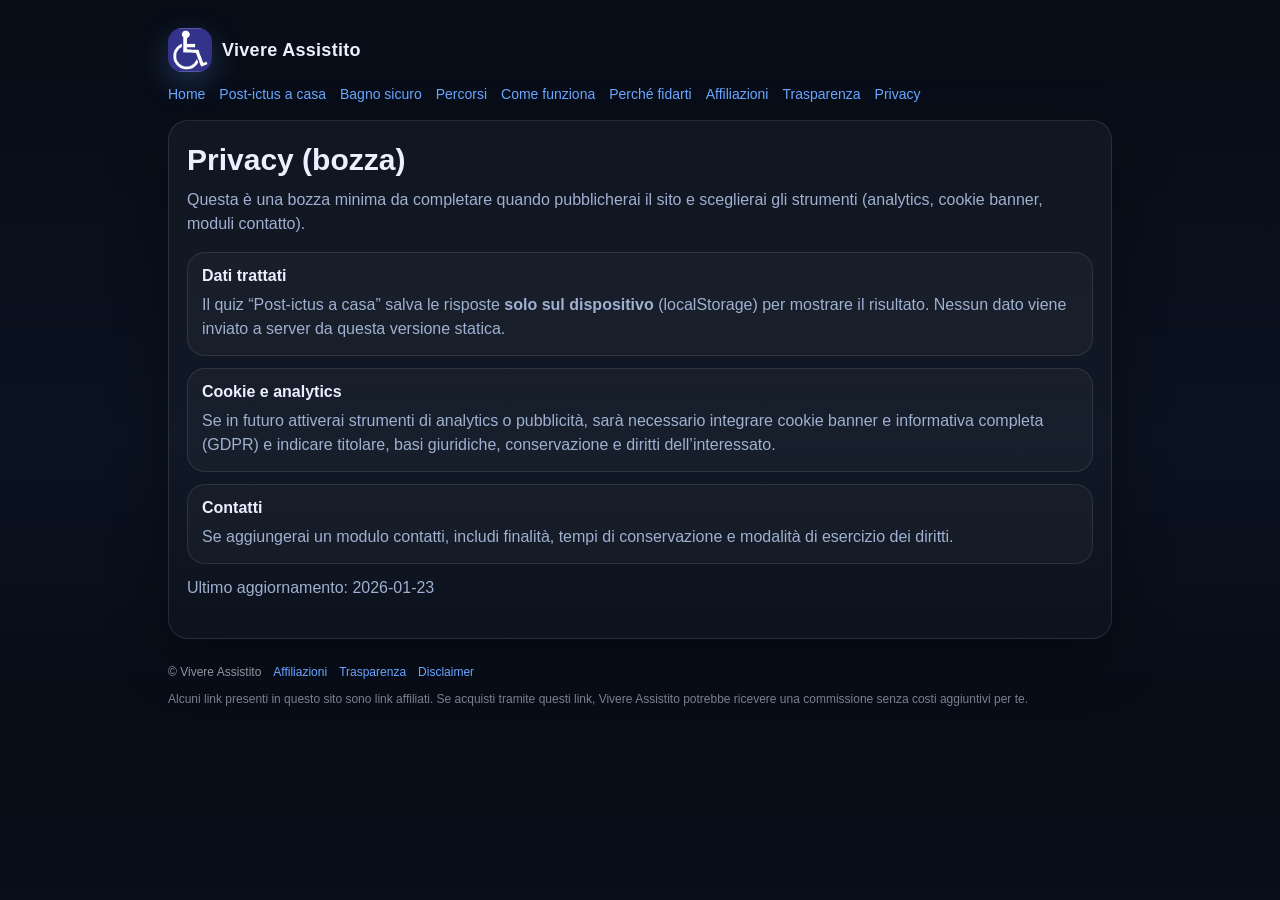
<file: privacy.html>
<!doctype html>
<html lang="it">
<head>
  <meta charset="utf-8" />
  <meta name="viewport" content="width=device-width, initial-scale=1" />
  <meta name="robots" content="index,follow" />
  <title>Privacy | Vivere Assistito</title>
    <meta name="description" content="Informativa privacy: come vengono gestiti i dati e le impostazioni del browser. Il quiz viene calcolato in locale (nessun dato inviato a server)." />
  <link rel="icon" href="icon-disabili.jpeg" />
  <link rel="apple-touch-icon" href="icon-disabili.jpeg" />
  <meta name="theme-color" content="#0b1220" />
  <meta property="og:site_name" content="Vivere Assistito" />
  <meta property="og:locale" content="it_IT" />
  <meta property="og:type" content="website" />
  <meta property="og:title" content="Privacy | Vivere Assistito" />
  <meta property="og:description" content="Informativa privacy: come vengono gestiti i dati e le impostazioni del browser. Il quiz viene calcolato in locale (nessun dato inviato a server)." />
  <meta property="og:url" content="https://example.com/privacy.html" />
  <meta property="og:image" content="https://example.com/icon-disabili.jpeg" />
  <meta name="twitter:card" content="summary" />
  <meta name="twitter:title" content="Privacy | Vivere Assistito" />
  <meta name="twitter:description" content="Informativa privacy: come vengono gestiti i dati e le impostazioni del browser. Il quiz viene calcolato in locale (nessun dato inviato a server)." />
<link rel="stylesheet" href="style.css" />

</head>
<body>
  <div class="container">
    <div class="nav">
      <div class="brand">
        <a class="logo" href="index.html" aria-label="Home"><img src="icon-disabili.jpeg" alt="Simbolo accessibilita" /></a>
        <h1><a href="index.html" style="color:inherit;text-decoration:none">Vivere Assistito</a></h1>
      </div>
            <div class="navlinks">
        <a href="index.html">Home</a>
        <a href="post-ictus-a-casa.html">Post-ictus a casa</a>
        <a href="bagno-sicuro.html">Bagno sicuro</a>
        <a href="index.html#percorsi">Percorsi</a>
        <a href="index.html#come-funziona">Come funziona</a>
                <a href="index.html#perche-fidarti">Perché fidarti</a>
<a href="affiliazioni.html">Affiliazioni</a>
        <a href="trasparenza.html">Trasparenza</a>
        <a href="privacy.html">Privacy</a>
      </div>
    </div>

    <section class="hero">
      <h2>Privacy (bozza)</h2>
      <p>Questa è una bozza minima da completare quando pubblicherai il sito e sceglierai gli strumenti (analytics, cookie banner, moduli contatto).</p>
      <div class="block">
        <h3>Dati trattati</h3>
        <p>Il quiz “Post-ictus a casa” salva le risposte <strong>solo sul dispositivo</strong> (localStorage) per mostrare il risultato. Nessun dato viene inviato a server da questa versione statica.</p>
      </div>
      <div class="block">
        <h3>Cookie e analytics</h3>
        <p>Se in futuro attiverai strumenti di analytics o pubblicità, sarà necessario integrare cookie banner e informativa completa (GDPR) e indicare titolare, basi giuridiche, conservazione e diritti dell’interessato.</p>
      </div>
      <div class="block">
        <h3>Contatti</h3>
        <p>Se aggiungerai un modulo contatti, includi finalità, tempi di conservazione e modalità di esercizio dei diritti.</p>
      </div>
      <p class="note">Ultimo aggiornamento: 2026-01-23</p>
    </section>

    <div id="accessibilita" class="footer">
      <span>© Vivere Assistito</span>
      <a href="affiliazioni.html">Affiliazioni</a>
      <a href="trasparenza.html">Trasparenza</a>
      <a href="disclaimer.html">Disclaimer</a>
      <span class="disclosure">Alcuni link presenti in questo sito sono link affiliati. Se acquisti tramite questi link, Vivere Assistito potrebbe ricevere una commissione senza costi aggiuntivi per te.</span>
    </div>
  </div>
</body>
</html>
</file>
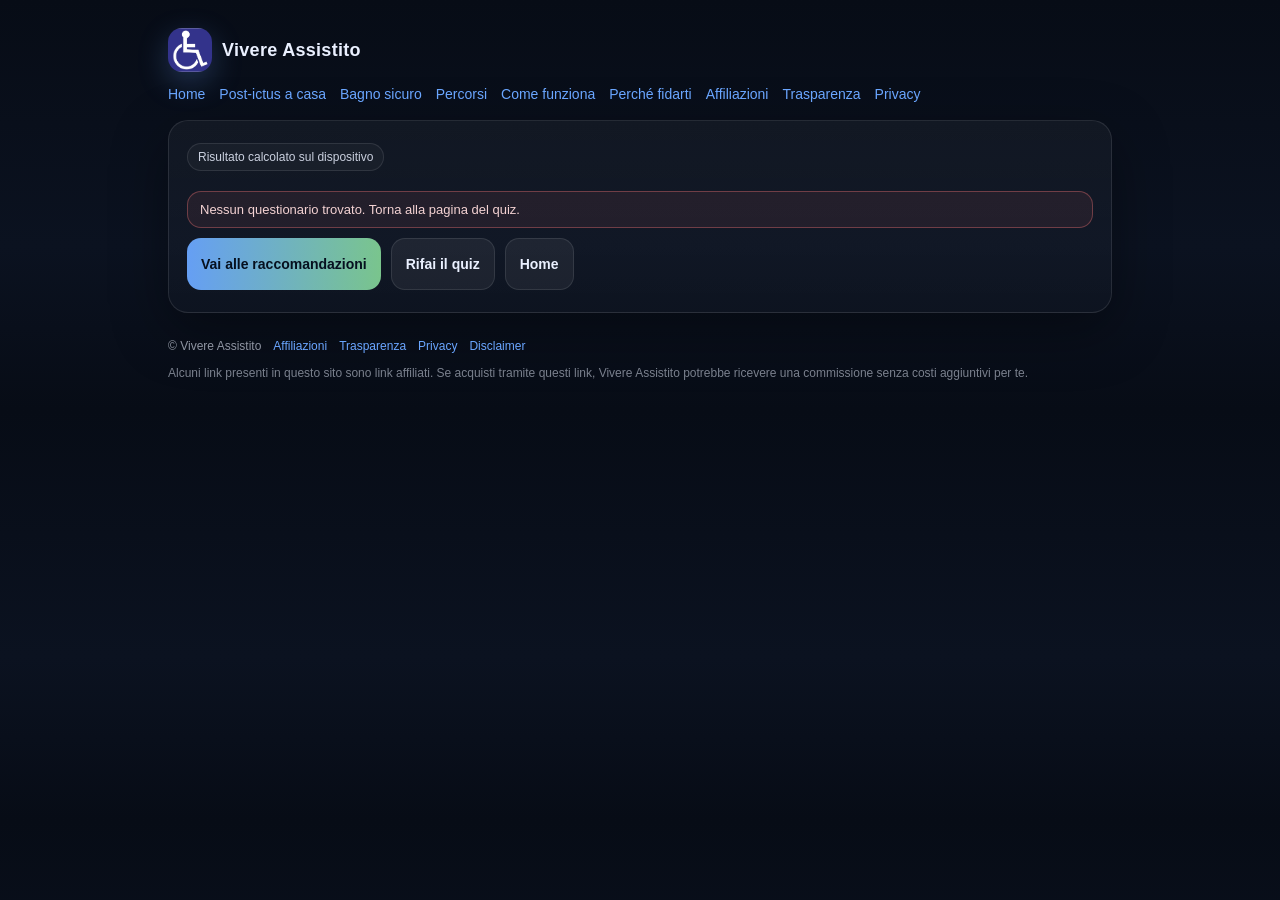
<file: risultato-post-ictus.html>
<!doctype html>
<html lang="it">
<head>
  <meta charset="utf-8" />
  <meta name="viewport" content="width=device-width, initial-scale=1" />
  <meta name="robots" content="index,follow" />
  <title>Raccomandazioni post-ictus | Risultato percorso - Vivere Assistito</title>
  <meta name="description" content="Risultato del quiz Post-ictus a casa con raccomandazioni ragionate (Prioritaria, Alternativa, Budget) e controlli prima di acquistare." />
  <link rel="icon" href="icon-disabili.jpeg" />
  <link rel="apple-touch-icon" href="icon-disabili.jpeg" />
  <meta name="theme-color" content="#0b1220" />
  <meta property="og:site_name" content="Vivere Assistito" />
  <meta property="og:locale" content="it_IT" />
  <meta property="og:type" content="website" />
  <meta property="og:title" content="Raccomandazioni post-ictus | Risultato percorso - Vivere Assistito" />
  <meta property="og:description" content="Risultato del quiz Post-ictus a casa con raccomandazioni ragionate (Prioritaria, Alternativa, Budget) e controlli prima di acquistare." />
  <meta property="og:url" content="https://example.com/risultato-post-ictus.html" />
  <meta property="og:image" content="https://example.com/icon-disabili.jpeg" />
  <meta name="twitter:card" content="summary" />
  <meta name="twitter:title" content="Raccomandazioni post-ictus | Risultato percorso - Vivere Assistito" />
  <meta name="twitter:description" content="Risultato del quiz Post-ictus a casa con raccomandazioni ragionate (Prioritaria, Alternativa, Budget) e controlli prima di acquistare." />
  <link rel="stylesheet" href="style.css" />

</head>
<body>
  <div class="container">
    <div class="nav">
      <div class="brand">
        <a class="logo" href="index.html" aria-label="Home"><img src="icon-disabili.jpeg" alt="Simbolo accessibilita" /></a>
        <h1><a href="index.html" style="color:inherit;text-decoration:none">Vivere Assistito</a></h1>
      </div>
            <div class="navlinks">
        <a href="index.html">Home</a>
        <a href="post-ictus-a-casa.html">Post-ictus a casa</a>
        <a href="bagno-sicuro.html">Bagno sicuro</a>
        <a href="index.html#percorsi">Percorsi</a>
        <a href="index.html#come-funziona">Come funziona</a>
                <a href="index.html#perche-fidarti">Perché fidarti</a>
<a href="affiliazioni.html">Affiliazioni</a>
        <a href="trasparenza.html">Trasparenza</a>
        <a href="privacy.html">Privacy</a>
      </div>
    </div>

    <section class="hero result">
      <div class="badge">Risultato calcolato sul dispositivo</div>
      <div id="summary"></div>
      <div class="ctaRow">
        <a class="btn primary" href="#raccomandazioni">Vai alle raccomandazioni</a>
        <a class="btn" href="post-ictus-a-casa.html">Rifai il quiz</a>
        <a class="btn" href="index.html">Home</a>
      </div>
    </section>

    <section id="raccomandazioni" class="stack">
      <div id="recommendations"></div>
    </section>

    <div id="accessibilita" class="footer">
      <span>© Vivere Assistito</span>
      <a href="affiliazioni.html">Affiliazioni</a>
      <a href="trasparenza.html">Trasparenza</a>
      <a href="privacy.html">Privacy</a>
      <a href="disclaimer.html">Disclaimer</a>
      <span class="disclosure">Alcuni link presenti in questo sito sono link affiliati. Se acquisti tramite questi link, Vivere Assistito potrebbe ricevere una commissione senza costi aggiuntivi per te.</span>
    </div>
  </div>

  <script src="affiliations-links.js" defer></script>
  <script src="app.js"></script>
</body>
</html>
</file>
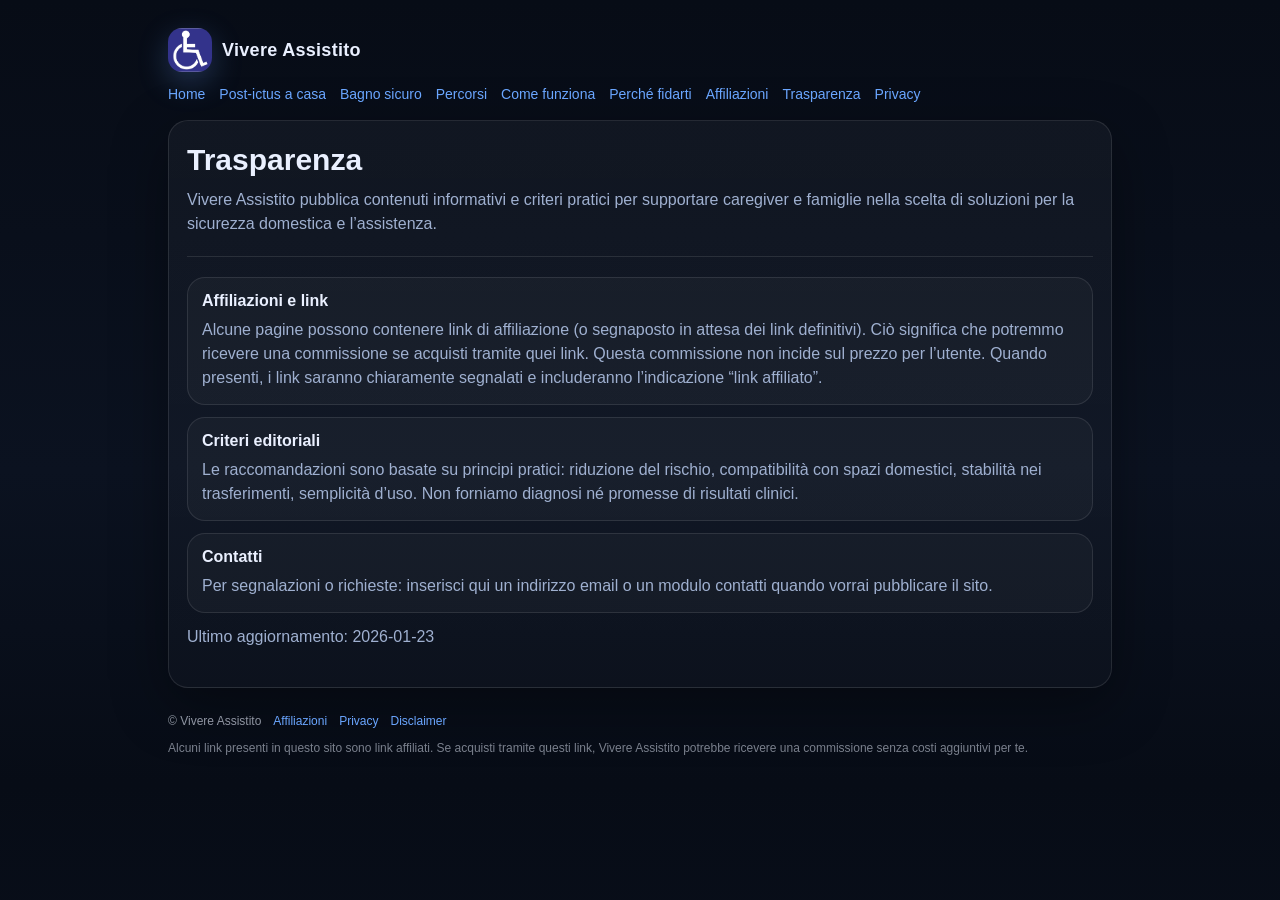
<file: trasparenza.html>
<!doctype html>
<html lang="it">
<head>
  <meta charset="utf-8" />
  <meta name="viewport" content="width=device-width, initial-scale=1" />
  <meta name="robots" content="index,follow" />
  <title>Trasparenza | Metodo e criteri - Vivere Assistito</title>
    <meta name="description" content="Come scegliamo le raccomandazioni: criteri, limiti, aggiornamenti e conflitti di interesse. Trasparenza su metodo e contenuti." />
  <link rel="icon" href="icon-disabili.jpeg" />
  <link rel="apple-touch-icon" href="icon-disabili.jpeg" />
  <meta name="theme-color" content="#0b1220" />
  <meta property="og:site_name" content="Vivere Assistito" />
  <meta property="og:locale" content="it_IT" />
  <meta property="og:type" content="website" />
  <meta property="og:title" content="Trasparenza | Metodo e criteri - Vivere Assistito" />
  <meta property="og:description" content="Come scegliamo le raccomandazioni: criteri, limiti, aggiornamenti e conflitti di interesse. Trasparenza su metodo e contenuti." />
  <meta property="og:url" content="https://example.com/trasparenza.html" />
  <meta property="og:image" content="https://example.com/icon-disabili.jpeg" />
  <meta name="twitter:card" content="summary" />
  <meta name="twitter:title" content="Trasparenza | Metodo e criteri - Vivere Assistito" />
  <meta name="twitter:description" content="Come scegliamo le raccomandazioni: criteri, limiti, aggiornamenti e conflitti di interesse. Trasparenza su metodo e contenuti." />
<link rel="stylesheet" href="style.css" />

</head>
<body>
  <div class="container">
    <div class="nav">
      <div class="brand">
        <a class="logo" href="index.html" aria-label="Home"><img src="icon-disabili.jpeg" alt="Simbolo accessibilita" /></a>
        <h1><a href="index.html" style="color:inherit;text-decoration:none">Vivere Assistito</a></h1>
      </div>
            <div class="navlinks">
        <a href="index.html">Home</a>
        <a href="post-ictus-a-casa.html">Post-ictus a casa</a>
        <a href="bagno-sicuro.html">Bagno sicuro</a>
        <a href="index.html#percorsi">Percorsi</a>
        <a href="index.html#come-funziona">Come funziona</a>
                <a href="index.html#perche-fidarti">Perché fidarti</a>
<a href="affiliazioni.html">Affiliazioni</a>
        <a href="trasparenza.html">Trasparenza</a>
        <a href="privacy.html">Privacy</a>
      </div>
    </div>

    <section class="hero">
      <h2>Trasparenza</h2>
      <p>Vivere Assistito pubblica contenuti informativi e criteri pratici per supportare caregiver e famiglie nella scelta di soluzioni per la sicurezza domestica e l’assistenza.</p>
      <hr class="sep" />
      <div class="block">
        <h3>Affiliazioni e link</h3>
        <p>Alcune pagine possono contenere link di affiliazione (o segnaposto in attesa dei link definitivi). Ciò significa che potremmo ricevere una commissione se acquisti tramite quei link. Questa commissione non incide sul prezzo per l’utente. Quando presenti, i link saranno chiaramente segnalati e includeranno l’indicazione “link affiliato”.</p>
      </div>
      <div class="block">
        <h3>Criteri editoriali</h3>
        <p>Le raccomandazioni sono basate su principi pratici: riduzione del rischio, compatibilità con spazi domestici, stabilità nei trasferimenti, semplicità d’uso. Non forniamo diagnosi né promesse di risultati clinici.</p>
      </div>
      <div class="block">
        <h3>Contatti</h3>
        <p>Per segnalazioni o richieste: inserisci qui un indirizzo email o un modulo contatti quando vorrai pubblicare il sito.</p>
      </div>
      <p class="note">Ultimo aggiornamento: 2026-01-23</p>
    </section>

    <div id="accessibilita" class="footer">
      <span>© Vivere Assistito</span>
      <a href="affiliazioni.html">Affiliazioni</a>
      <a href="privacy.html">Privacy</a>
      <a href="disclaimer.html">Disclaimer</a>
      <span class="disclosure">Alcuni link presenti in questo sito sono link affiliati. Se acquisti tramite questi link, Vivere Assistito potrebbe ricevere una commissione senza costi aggiuntivi per te.</span>
    </div>
  </div>
</body>
</html>
</file>
<file: style.css>
:root{
  --bg:#0b1220;
  --card:#111a2e;
  --muted:#9fb0d0;
  --text:#eaf0ff;
  --accent:#6aa6ff;
  --accent2:#9dffb0;
  --border:rgba(255,255,255,.10);
}
*{box-sizing:border-box}
html,body{margin:0;padding:0;font-family:-apple-system,BlinkMacSystemFont,"Segoe UI",Roboto,Inter,Arial,sans-serif;background:linear-gradient(180deg,#070c16 0%, #0b1220 60%, #070c16 100%);color:var(--text)}
a{color:var(--accent);text-decoration:none}
a:hover{text-decoration:underline}
.container{max-width:980px;margin:0 auto;padding:28px 18px}
.nav{display:flex;gap:14px;flex-wrap:wrap;align-items:center;justify-content:space-between;margin-bottom:18px}
.brand{display:flex;gap:10px;align-items:center}
.logo{width:44px;height:44px;border-radius:14px;overflow:hidden;display:block;flex:0 0 auto;box-shadow:0 10px 30px rgba(106,166,255,.25)}
.logo img{width:100%;height:100%;display:block;object-fit:cover}
.brand h1{font-size:18px;margin:0;font-weight:700;letter-spacing:.3px}
.navlinks{display:flex;gap:14px;flex-wrap:wrap;font-size:14px}
.hero{border:1px solid var(--border);background:linear-gradient(180deg, rgba(255,255,255,.04), rgba(255,255,255,.02));border-radius:20px;padding:22px 18px;box-shadow:0 18px 55px rgba(0,0,0,.35)}
.hero h2{margin:0 0 10px 0;font-size:30px;line-height:1.15}
.hero p{margin:0 0 16px 0;color:var(--muted);font-size:16px;line-height:1.5}
.ctaRow{display:flex;gap:10px;flex-wrap:wrap;margin-top:10px}
.hero .ctaRow .btn{height:52px}
.btn.iconOnly{width:52px;padding:0;border-radius:14px;overflow:hidden}
.btn.iconOnly img{width:100%;height:100%;display:block;object-fit:cover}
.btn{display:inline-flex;align-items:center;justify-content:center;gap:8px;padding:11px 14px;border-radius:14px;border:1px solid var(--border);background:rgba(255,255,255,.06);color:var(--text);font-weight:600;font-size:14px}
.btn.primary{background:linear-gradient(90deg, rgba(106,166,255,.95), rgba(157,255,176,.75));color:#06101f;border:none}
.btn.primary:hover{filter:brightness(1.03)}

/* Icona disabili che riempie il bottone (testo nascosto ma mantiene la larghezza) */
.btn.iconFill{position:relative;overflow:hidden}
.btn.iconFill .label{opacity:0}
.btn.iconFill svg{position:absolute;inset:0;width:100%;height:100%;display:block}
.btn.iconFill svg path{fill:currentColor}
.note{font-size:12px;color:rgba(234,240,255,.78);margin-top:10px}
.grid{display:grid;grid-template-columns:repeat(12, 1fr);gap:14px;margin-top:16px}
.card{grid-column:span 6;border:1px solid var(--border);background:rgba(255,255,255,.03);border-radius:18px;padding:16px}
.card h3{margin:0 0 8px 0;font-size:16px}
.card p{margin:0;color:var(--muted);font-size:14px;line-height:1.45}
.card.small{grid-column:span 4}
.badge{display:inline-flex;align-items:center;gap:6px;font-size:12px;color:rgba(234,240,255,.85);border:1px solid var(--border);border-radius:999px;padding:6px 10px;margin-bottom:10px;background:rgba(255,255,255,.03)}
hr.sep{border:none;border-top:1px solid var(--border);margin:20px 0}
.footer{margin-top:26px;color:rgba(234,240,255,.6);font-size:12px;display:flex;gap:12px;flex-wrap:wrap}
.kbd{font-family:ui-monospace,SFMono-Regular,Menlo,Monaco,Consolas,monospace;border:1px solid var(--border);background:rgba(255,255,255,.04);padding:2px 6px;border-radius:8px}
.form{margin-top:14px}
.q{border:1px solid var(--border);border-radius:18px;padding:14px 14px;margin:10px 0;background:rgba(255,255,255,.03)}
.q legend{font-weight:700;font-size:14px;margin-bottom:8px}
.opts{display:grid;gap:8px}
.opt{display:flex;gap:10px;align-items:flex-start;padding:10px;border:1px solid var(--border);border-radius:14px;background:rgba(255,255,255,.02)}
.opt input{margin-top:3px}
.actions{display:flex;gap:10px;flex-wrap:wrap;margin-top:12px}
.alert{border:1px solid rgba(255,120,120,.35);background:rgba(255,120,120,.08);color:rgba(255,220,220,.95);padding:10px 12px;border-radius:14px;font-size:13px;margin-top:10px;display:none}
.result h2{margin:0 0 8px 0}
.block{border:1px solid var(--border);background:rgba(255,255,255,.03);border-radius:18px;padding:14px 14px;margin:12px 0}
.block h3{margin:0 0 8px 0;font-size:16px}
.block ul{margin:8px 0 0 18px;color:rgba(234,240,255,.85)}
.block p{margin:0;color:var(--muted);line-height:1.5}
.tag{display:inline-block;font-size:12px;padding:4px 10px;border-radius:999px;border:1px solid var(--border);background:rgba(255,255,255,.03);color:rgba(234,240,255,.85);margin-right:8px}

.disclosure{flex-basis:100%;opacity:.85;line-height:1.4}
</file>
